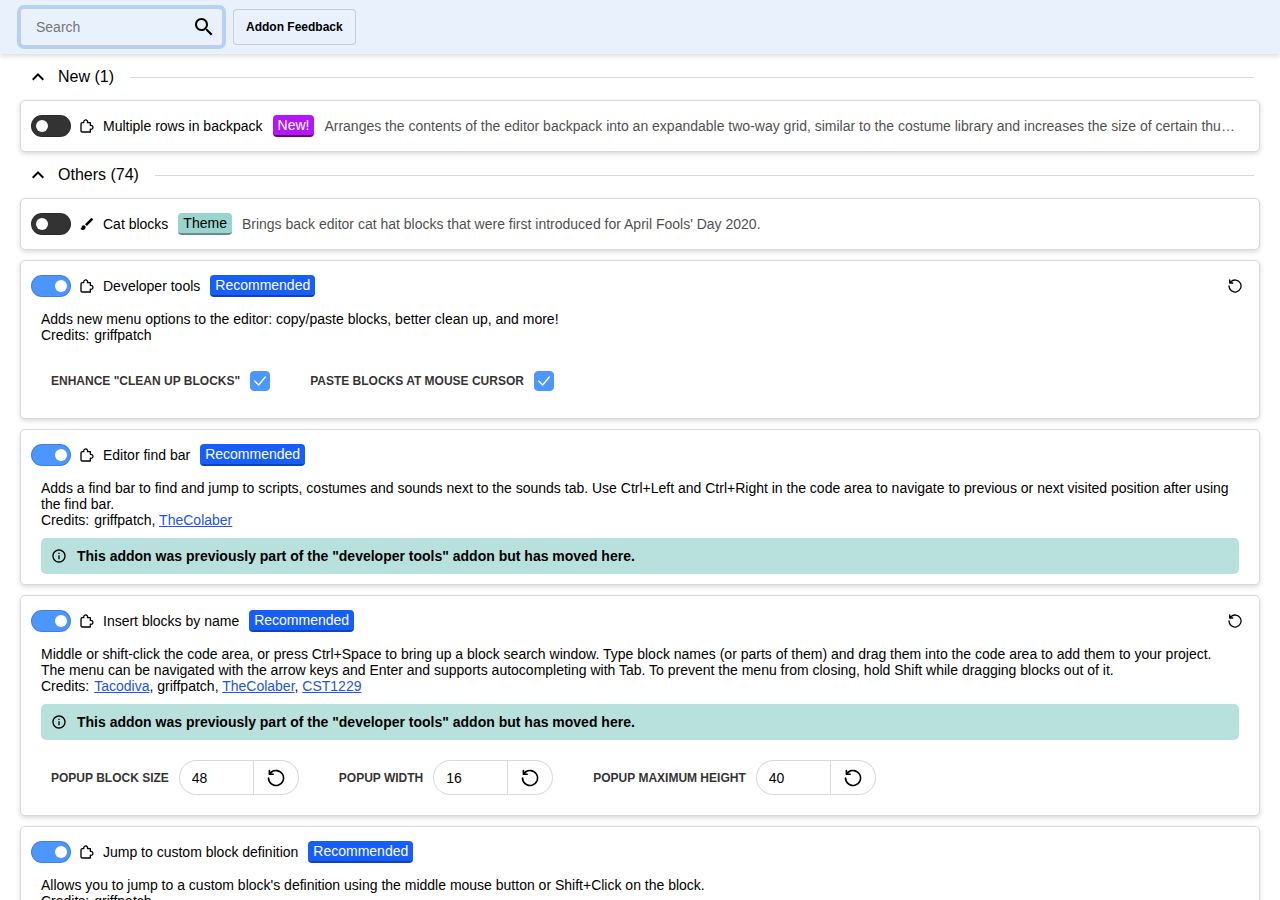
<file: addons.html>
<!DOCTYPE html>
<html>
  <head>
    <meta charset="UTF-8">
    <meta name="viewport" content="width=device-width, initial-scale=1">
    <title>Addon Settings - TurboWarp</title>
    <style>
      body[data-splash-theme="dark"] {
        background: #111;
      }

      noscript {
        font-family: "Helvetica Neue", Helvetica, Arial, sans-serif;
      }
    </style>
  </head>
  <body>
    <noscript>
      <h1>This page requires JavaScript</h1>
    </noscript>

    <script>
      (function() {
        var theme = '';

        try {
          var themeSetting = localStorage.getItem('tw:theme');
        } catch (e) {
          // ignore
        }
        if (themeSetting === 'light') {
          theme = 'light';
        } else if (themeSetting === 'dark') {
          theme = 'dark';
        } else if (themeSetting) {
          try {
            var parsed = JSON.parse(themeSetting);
            if (parsed.gui === 'dark' || parsed.gui === 'light') {
              theme = parsed.gui;
            }
          } catch (e) {
            // ignore
          }
        }

        if (!theme) {
          theme = window.matchMedia('(prefers-color-scheme: dark)').matches ? 'dark' : 'light';
        }

        document.body.setAttribute('data-splash-theme', theme);
      })();
    </script>

    <div id="app"></div>
  <script src="js/vendors~addon-settings~credits~editor~embed~fullscreen~player.js"></script><script src="js/addon-settings~addons~editor~fullscreen~player.js"></script><script src="js/addon-settings.js"></script></body>
</html>
</file>
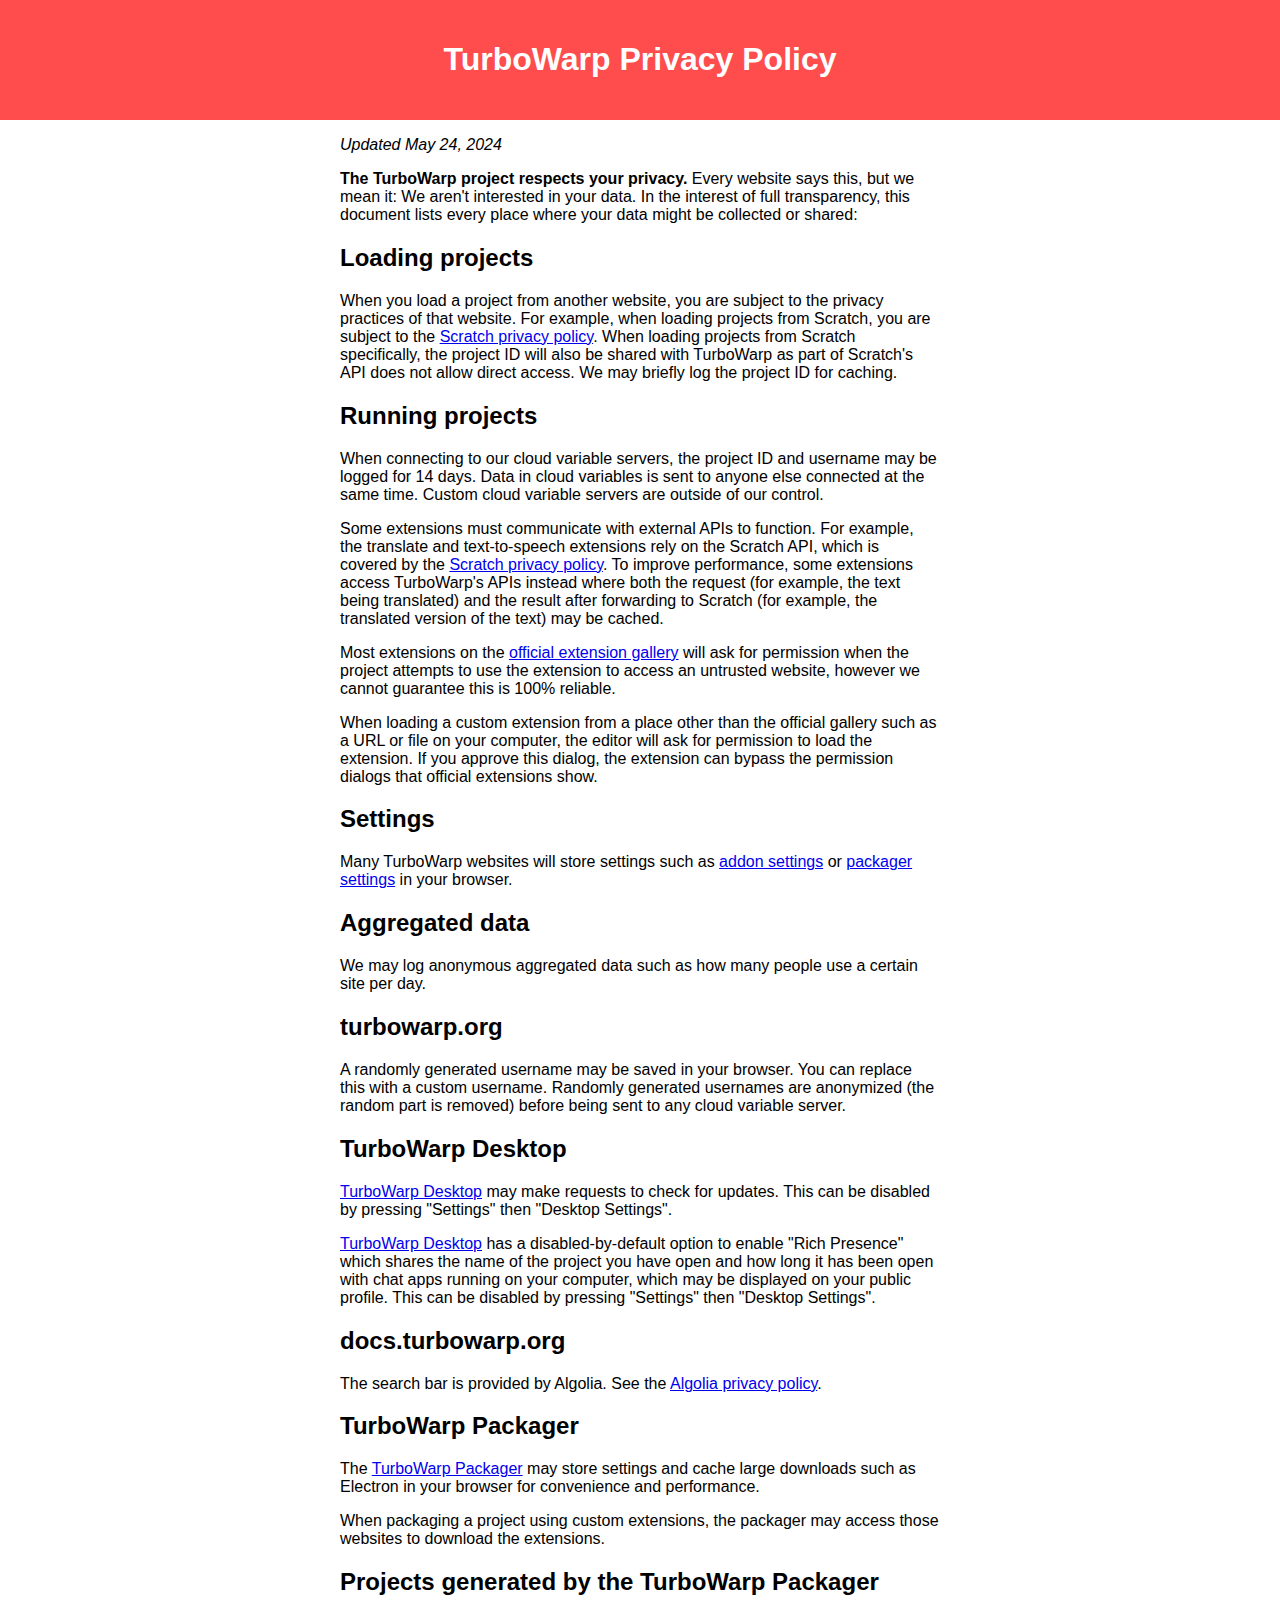
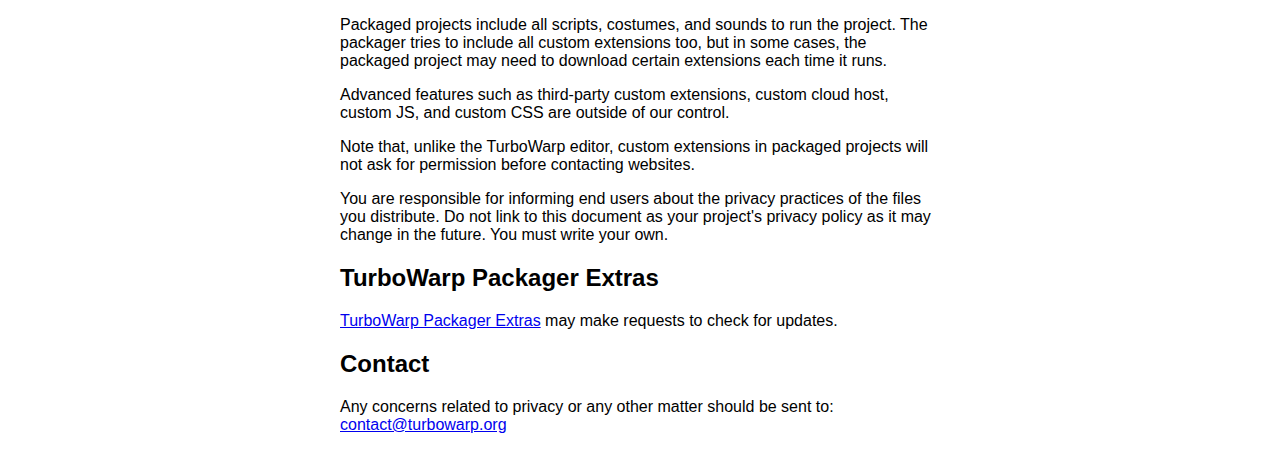
<file: privacy.html>
<!DOCTYPE html>
<html lang="en">
    <head>
        <title>TurboWarp Privacy Policy</title>
        <meta charset="utf8">
        <meta name="viewport" content="width=device-width, initial-scale=1">
        <style>
            body {
                font-family: "Helvetica Neue", Helvetica, Arial, sans-serif;
                margin: 0; padding: 0;
            }
            header {
                background-color: hsla(0, 100%, 65%, 1);
                color: white;
                text-align: center;
                padding: 20px 0;
            }
            main {
                max-width: 600px;
                margin: auto;
            }
            @media (prefers-color-scheme: dark) {
                body { background: #111; color: #eee; }
                a { color: #4af; }
            }
        </style>
    </head>

    <body>
        <header>
            <h1>TurboWarp Privacy Policy</h1>
        </header>

        <main>
            <!-- UPDATE THIS WHEN MAKING CONTENT CHANGES -->
            <p><i>Updated May 24, 2024</i></p>

            <p><b>The TurboWarp project respects your privacy.</b> Every website says this, but we mean it: We aren't interested in your data. In the interest of full transparency, this document lists every place where your data might be collected or shared:</p>

            <h2>Loading projects</h2>
            <p>When you load a project from another website, you are subject to the privacy practices of that website. For example, when loading projects from Scratch, you are subject to the <a href="https://scratch.mit.edu/privacy_policy">Scratch privacy policy</a>. When loading projects from Scratch specifically, the project ID will also be shared with TurboWarp as part of Scratch's API does not allow direct access. We may briefly log the project ID for caching.</p>

            <h2>Running projects</h2>
            <p>When connecting to our cloud variable servers, the project ID and username may be logged for 14 days. Data in cloud variables is sent to anyone else connected at the same time. Custom cloud variable servers are outside of our control.</p>
            <p>Some extensions must communicate with external APIs to function. For example, the translate and text-to-speech extensions rely on the Scratch API, which is covered by the <a href="https://scratch.mit.edu/privacy_policy">Scratch privacy policy</a>. To improve performance, some extensions access TurboWarp's APIs instead where both the request (for example, the text being translated) and the result after forwarding to Scratch (for example, the translated version of the text) may be cached.</p>
            <p>Most extensions on the <a href="https://extensions.turbowarp.org/">official extension gallery</a> will ask for permission when the project attempts to use the extension to access an untrusted website, however we cannot guarantee this is 100% reliable.</p>
            <p>When loading a custom extension from a place other than the official gallery such as a URL or file on your computer, the editor will ask for permission to load the extension. If you approve this dialog, the extension can bypass the permission dialogs that official extensions show.</p>

            <h2>Settings</h2>
            <p>Many TurboWarp websites will store settings such as <a href="https://turbowarp.org/addons">addon settings</a> or <a href="https://packager.turbowarp.org/">packager settings</a> in your browser.</p>

            <h2>Aggregated data</h2>
            <p>We may log anonymous aggregated data such as how many people use a certain site per day.</p>

            <h2>turbowarp.org</h2>
            <p>A randomly generated username may be saved in your browser. You can replace this with a custom username. Randomly generated usernames are anonymized (the random part is removed) before being sent to any cloud variable server.</p>

            <h2>TurboWarp Desktop</h2>
            <p><a href="https://desktop.turbowarp.org/">TurboWarp Desktop</a> may make requests to check for updates. This can be disabled by pressing "Settings" then "Desktop Settings".</p>
            <p><a href="https://desktop.turbowarp.org/">TurboWarp Desktop</a> has a disabled-by-default option to enable "Rich Presence" which shares the name of the project you have open and how long it has been open with chat apps running on your computer, which may be displayed on your public profile. This can be disabled by pressing "Settings" then "Desktop Settings".</p>

            <h2>docs.turbowarp.org</h2>
            <p>The search bar is provided by Algolia. See the <a href="https://www.algolia.com/policies/privacy/">Algolia privacy policy</a>.</p>

            <h2>TurboWarp Packager</h2>
            <p>The <a href="https://packager.turbowarp.org/">TurboWarp Packager</a> may store settings and cache large downloads such as Electron in your browser for convenience and performance.</p>
            <p>When packaging a project using custom extensions, the packager may access those websites to download the extensions.</p>

            <h2>Projects generated by the TurboWarp Packager</h2>
            <p>Packaged projects include all scripts, costumes, and sounds to run the project. The packager tries to include all custom extensions too, but in some cases, the packaged project may need to download certain extensions each time it runs.</p>
            <p>Advanced features such as third-party custom extensions, custom cloud host, custom JS, and custom CSS are outside of our control.</p>
            <p>Note that, unlike the TurboWarp editor, custom extensions in packaged projects will not ask for permission before contacting websites.</p>
            <p>You are responsible for informing end users about the privacy practices of the files you distribute. Do not link to this document as your project's privacy policy as it may change in the future. You must write your own.</p>

            <h2>TurboWarp Packager Extras</h2>
            <p><a href="https://github.com/TurboWarp/packager-extras/releases">TurboWarp Packager Extras</a> may make requests to check for updates.</p>

            <h2>Contact</h2>
            <p>Any concerns related to privacy or any other matter should be sent to: <a href="mailto:contact@turbowarp.org">contact@turbowarp.org</a></p>
        </main>
    </body>
</html>
</file>
